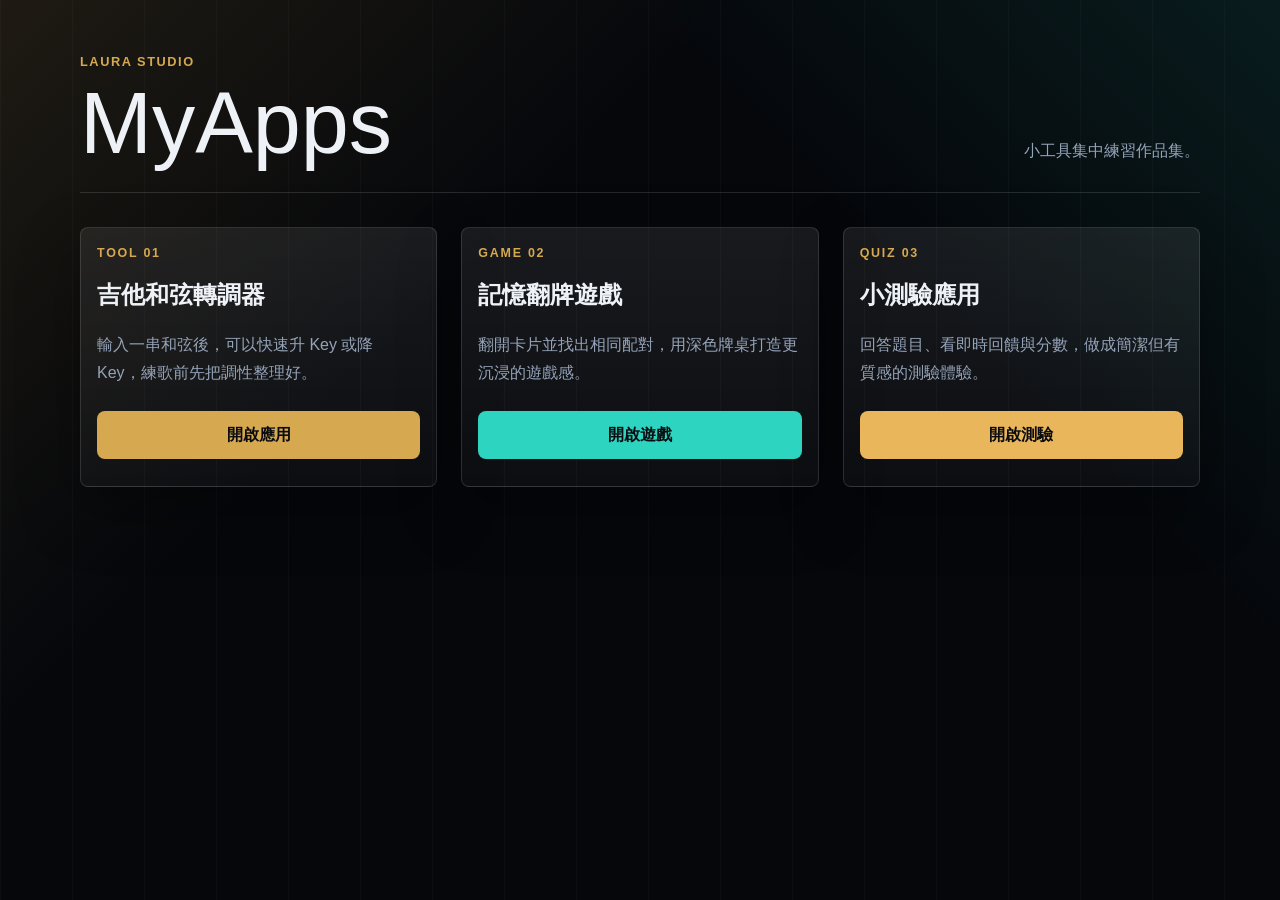
<file: index.html>
﻿<!DOCTYPE html>
<html lang="zh-TW">
<head>
  <meta charset="UTF-8">
  <meta name="viewport" content="width=device-width, initial-scale=1.0">
  <title>Laura 的 MyApps 應用清單</title>
  <link href="https://cdn.jsdelivr.net/npm/bootstrap@5.3.0/dist/css/bootstrap.min.css" rel="stylesheet">
  <style>
    :root {
      --bg: #05070b;
      --panel: #101722;
      --panel-2: #151f2c;
      --line: rgba(226, 232, 240, 0.14);
      --text: #eef2f7;
      --muted: #95a3b8;
      --gold: #d6a84f;
      --teal: #2dd4bf;
      --rose: #f87171;
    }

    * {
      box-sizing: border-box;
    }

    body {
      min-height: 100vh;
      margin: 0;
      background:
        linear-gradient(135deg, rgba(214, 168, 79, 0.12), transparent 34%),
        linear-gradient(225deg, rgba(45, 212, 191, 0.10), transparent 30%),
        repeating-linear-gradient(90deg, rgba(255,255,255,0.026) 0 1px, transparent 1px 72px),
        #05070b;
      color: var(--text);
      font-family: "Segoe UI", "Microsoft JhengHei", Arial, sans-serif;
    }

    .site-shell {
      width: min(100% - 32px, 1120px);
      margin: 0 auto;
      padding: 52px 0;
    }

    .hero {
      display: flex;
      align-items: end;
      justify-content: space-between;
      gap: 28px;
      margin-bottom: 34px;
      border-bottom: 1px solid var(--line);
      padding-bottom: 26px;
    }

    .eyebrow {
      margin: 0 0 10px;
      color: var(--gold);
      font-size: 0.8rem;
      font-weight: 900;
      letter-spacing: 0.12em;
      text-transform: uppercase;
    }

    h1 {
      margin: 0;
      font-size: clamp(2.4rem, 8vw, 5.4rem);
      line-height: 0.98;
      letter-spacing: 0;
    }

    .hero-copy {
      max-width: 360px;
      color: var(--muted);
      line-height: 1.8;
      margin: 0;
    }

    .app-card {
      position: relative;
      min-height: 260px;
      overflow: hidden;
      background: linear-gradient(180deg, rgba(255,255,255,0.08), rgba(255,255,255,0.03));
      border: 1px solid var(--line);
      border-radius: 8px;
      box-shadow: 0 24px 60px rgba(0, 0, 0, 0.34);
      transition: transform 0.24s ease, border-color 0.24s ease, box-shadow 0.24s ease;
    }

    .app-card::before {
      content: "";
      position: absolute;
      inset: 0;
      background: linear-gradient(135deg, rgba(214, 168, 79, 0.18), transparent 42%);
      opacity: 0;
      transition: opacity 0.24s ease;
    }

    .app-card:hover {
      transform: translateY(-8px);
      border-color: rgba(214, 168, 79, 0.55);
      box-shadow: 0 30px 76px rgba(0, 0, 0, 0.46);
    }

    .app-card:hover::before {
      opacity: 1;
    }

    .card-body {
      position: relative;
      z-index: 1;
    }

    .app-number {
      color: var(--gold);
      font-size: 0.78rem;
      font-weight: 900;
      letter-spacing: 0.14em;
      text-transform: uppercase;
    }

    .card-title {
      color: var(--text);
      margin-top: 18px;
      margin-bottom: 14px;
    }

    .card-text {
      color: var(--muted) !important;
      line-height: 1.75;
    }

    .launch-btn {
      border: 1px solid rgba(214, 168, 79, 0.46);
      background: #d6a84f;
      color: #0a0c10;
      border-radius: 8px;
      padding: 11px 16px;
      font-weight: 900;
      text-decoration: none;
      text-align: center;
      transition: transform 0.2s ease, background 0.2s ease;
    }

    .launch-btn:hover {
      background: #f0c86b;
      color: #05070b;
      transform: translateY(-1px);
    }

    .launch-btn.secondary {
      background: #2dd4bf;
      border-color: rgba(45, 212, 191, 0.48);
    }

    .launch-btn.tertiary {
      background: #eab65b;
      border-color: rgba(234, 182, 91, 0.48);
    }

    @media (max-width: 760px) {
      .site-shell {
        width: min(100% - 22px, 1120px);
        padding: 34px 0;
      }

      .hero {
        align-items: start;
        flex-direction: column;
      }
    }
  </style>
</head>
<body>
  <main class="site-shell">
    <section class="hero">
      <div>
        <p class="eyebrow">Laura Studio</p>
        <h1>MyApps</h1>
      </div>
      <p class="hero-copy">小工具集中練習作品集。</p>
    </section>

    <div class="row g-4">
      <div class="col-md-4">
        <article class="app-card h-100 p-3">
          <div class="card-body d-flex flex-column">
            <span class="app-number">Tool 01</span>
            <h2 class="h4 card-title fw-bold">吉他和弦轉調器</h2>
            <p class="card-text mt-2 mb-4">輸入一串和弦後，可以快速升 Key 或降 Key，練歌前先把調性整理好。</p>
            <a href="./chord-transposer/index.html" class="launch-btn mt-auto">開啟應用</a>
          </div>
        </article>
      </div>

      <div class="col-md-4">
        <article class="app-card h-100 p-3">
          <div class="card-body d-flex flex-column">
            <span class="app-number">Game 02</span>
            <h2 class="h4 card-title fw-bold">記憶翻牌遊戲</h2>
            <p class="card-text mt-2 mb-4">翻開卡片並找出相同配對，用深色牌桌打造更沉浸的遊戲感。</p>
            <a href="./memory-game/index.html" class="launch-btn secondary mt-auto">開啟遊戲</a>
          </div>
        </article>
      </div>

      <div class="col-md-4">
        <article class="app-card h-100 p-3">
          <div class="card-body d-flex flex-column">
            <span class="app-number">Quiz 03</span>
            <h2 class="h4 card-title fw-bold">小測驗應用</h2>
            <p class="card-text mt-2 mb-4">回答題目、看即時回饋與分數，做成簡潔但有質感的測驗體驗。</p>
            <a href="./quiz-app/index.html" class="launch-btn tertiary mt-auto">開啟測驗</a>
          </div>
        </article>
      </div>
    </div>
  </main>
</body>
</html>
</file>
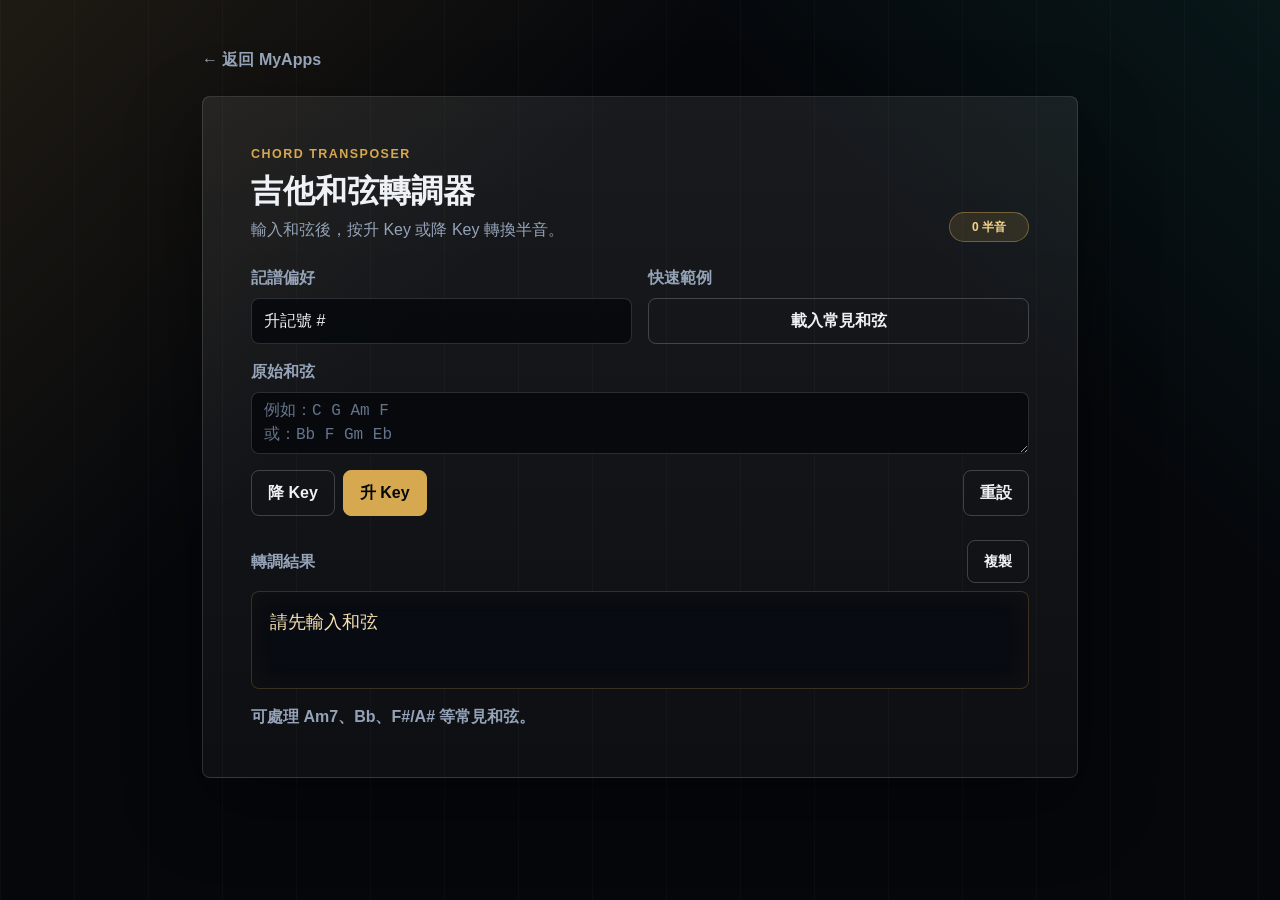
<file: chord-transposer/index.html>
﻿<!DOCTYPE html>
<html lang="zh-TW">
<head>
  <meta charset="UTF-8">
  <meta name="viewport" content="width=device-width, initial-scale=1.0">
  <title>吉他和弦轉調器</title>
  <link href="https://cdn.jsdelivr.net/npm/bootstrap@5.3.0/dist/css/bootstrap.min.css" rel="stylesheet">
  <style>
    :root {
      --bg: #05070b;
      --panel: #101722;
      --line: rgba(226, 232, 240, 0.14);
      --text: #eef2f7;
      --muted: #95a3b8;
      --gold: #d6a84f;
      --teal: #2dd4bf;
    }

    * {
      box-sizing: border-box;
    }

    body {
      min-height: 100vh;
      background:
        linear-gradient(135deg, rgba(214, 168, 79, 0.12), transparent 34%),
        linear-gradient(225deg, rgba(45, 212, 191, 0.08), transparent 28%),
        repeating-linear-gradient(90deg, rgba(255,255,255,0.024) 0 1px, transparent 1px 74px),
        var(--bg);
      color: var(--text);
      font-family: "Segoe UI", "Microsoft JhengHei", Arial, sans-serif;
    }

    .app-shell {
      max-width: 900px;
    }

    .back-link {
      color: var(--muted);
      font-weight: 800;
      text-decoration: none;
    }

    .back-link:hover {
      color: var(--gold);
    }

    .tool-panel {
      background: linear-gradient(180deg, rgba(255,255,255,0.08), rgba(255,255,255,0.035));
      border: 1px solid var(--line);
      border-radius: 8px;
      box-shadow: 0 28px 76px rgba(0, 0, 0, 0.42);
    }

    h1 {
      color: var(--text);
      letter-spacing: 0;
    }

    .subtle-text,
    .form-label {
      color: var(--muted);
    }

    .form-select { background: rgba(5, 7, 11, 0.78); border: 1px solid rgba(226, 232, 240, 0.16); border-radius: 8px; color: var(--text); padding: 10px 12px; } .form-select:focus { border-color: rgba(214, 168, 79, 0.72); box-shadow: 0 0 0 0.22rem rgba(214, 168, 79, 0.14); } .analysis-text { color: var(--muted); font-weight: 700; } .form-control {
      min-height: 190px;
      resize: vertical;
      background: rgba(5, 7, 11, 0.78);
      border: 1px solid rgba(226, 232, 240, 0.16);
      border-radius: 8px;
      color: var(--text);
      font-family: Consolas, "Courier New", monospace;
      box-shadow: inset 0 0 0 1px rgba(0, 0, 0, 0.18);
    }

    .form-control:focus {
      background: rgba(7, 10, 16, 0.92);
      border-color: rgba(214, 168, 79, 0.72);
      color: var(--text);
      box-shadow: 0 0 0 0.22rem rgba(214, 168, 79, 0.14);
    }

    .form-control::placeholder {
      color: #65748a;
    }

    .result-box {
      min-height: 98px;
      background: #080b11;
      color: #f7e3b2;
      border: 1px solid rgba(214, 168, 79, 0.24);
      border-radius: 8px;
      padding: 18px;
      white-space: pre-wrap;
      font-family: Consolas, "Courier New", monospace;
      font-size: 1.12rem;
      box-shadow: inset 0 0 28px rgba(214, 168, 79, 0.05);
    }

    .step-badge {
      min-width: 5rem;
      background: rgba(214, 168, 79, 0.14) !important;
      border: 1px solid rgba(214, 168, 79, 0.42) !important;
      color: #f5d48a !important;
      border-radius: 999px;
    }

    .btn {
      border-radius: 8px;
      font-weight: 900;
      padding: 10px 16px;
    }

    .btn-primary {
      background: var(--gold);
      border-color: var(--gold);
      color: #05070b;
    }

    .btn-primary:hover {
      background: #efc66a;
      border-color: #efc66a;
      color: #05070b;
    }

    .btn-outline-primary,
    .btn-outline-secondary {
      border-color: rgba(226, 232, 240, 0.22);
      color: var(--text);
    }

    .btn-outline-primary:hover,
    .btn-outline-secondary:hover {
      background: rgba(45, 212, 191, 0.14);
      border-color: rgba(45, 212, 191, 0.55);
      color: var(--text);
    }
  </style>
</head>
<body>
  <main class="container py-5 app-shell">
    <div class="mb-4">
      <a class="back-link" href="../index.html">← 返回 MyApps</a>
    </div>

    <section class="tool-panel p-4 p-md-5">
      <div class="d-flex flex-column flex-md-row align-items-md-end justify-content-between gap-3 mb-4">
        <div>
          <p class="mb-2 fw-bold text-uppercase" style="color: var(--gold); letter-spacing: .12em; font-size: .78rem;">Chord Transposer</p>
          <h1 class="h2 fw-bold mb-2">吉他和弦轉調器</h1>
          <p class="subtle-text mb-0">輸入和弦後，按升 Key 或降 Key 轉換半音。</p>
        </div>
        <span id="stepDisplay" class="badge step-badge py-2">0 半音</span>
      </div>

      <div class="row g-3 mb-3"><div class="col-md-6"><label for="accidentalMode" class="form-label fw-semibold">記譜偏好</label><select id="accidentalMode" class="form-select"><option value="sharp">升記號 #</option><option value="flat">降記號 b</option></select></div><div class="col-md-6"><label class="form-label fw-semibold">快速範例</label><button id="btnExample" type="button" class="btn btn-outline-secondary w-100">載入常見和弦</button></div></div><div class="mb-3"><label for="chordInput" class="form-label fw-semibold">原始和弦</label>
        <textarea id="chordInput" class="form-control" placeholder="例如：C G Am F&#10;或：Bb F Gm Eb"></textarea>
      </div>

      <div class="d-flex flex-wrap gap-2 mb-4">
        <button id="btnDown" type="button" class="btn btn-outline-primary">降 Key</button>
        <button id="btnUp" type="button" class="btn btn-primary">升 Key</button>
        <button id="btnReset" type="button" class="btn btn-outline-secondary ms-md-auto">重設</button>
      </div>

      <div>
        <div class="d-flex align-items-center justify-content-between gap-3 mb-2">
          <label class="form-label fw-semibold mb-0">轉調結果</label>
          <button id="btnCopy" type="button" class="btn btn-sm btn-outline-secondary">複製</button>
        </div>
        <div id="resultDisplay" class="result-box">請先輸入和弦</div><p id="analysisText" class="analysis-text mt-3 mb-0">可處理 Am7、Bb、F#/A# 等常見和弦。</p>
      </div>
    </section>
  </main>

  <script src="script.js"></script>
</body>
</html>
</file>
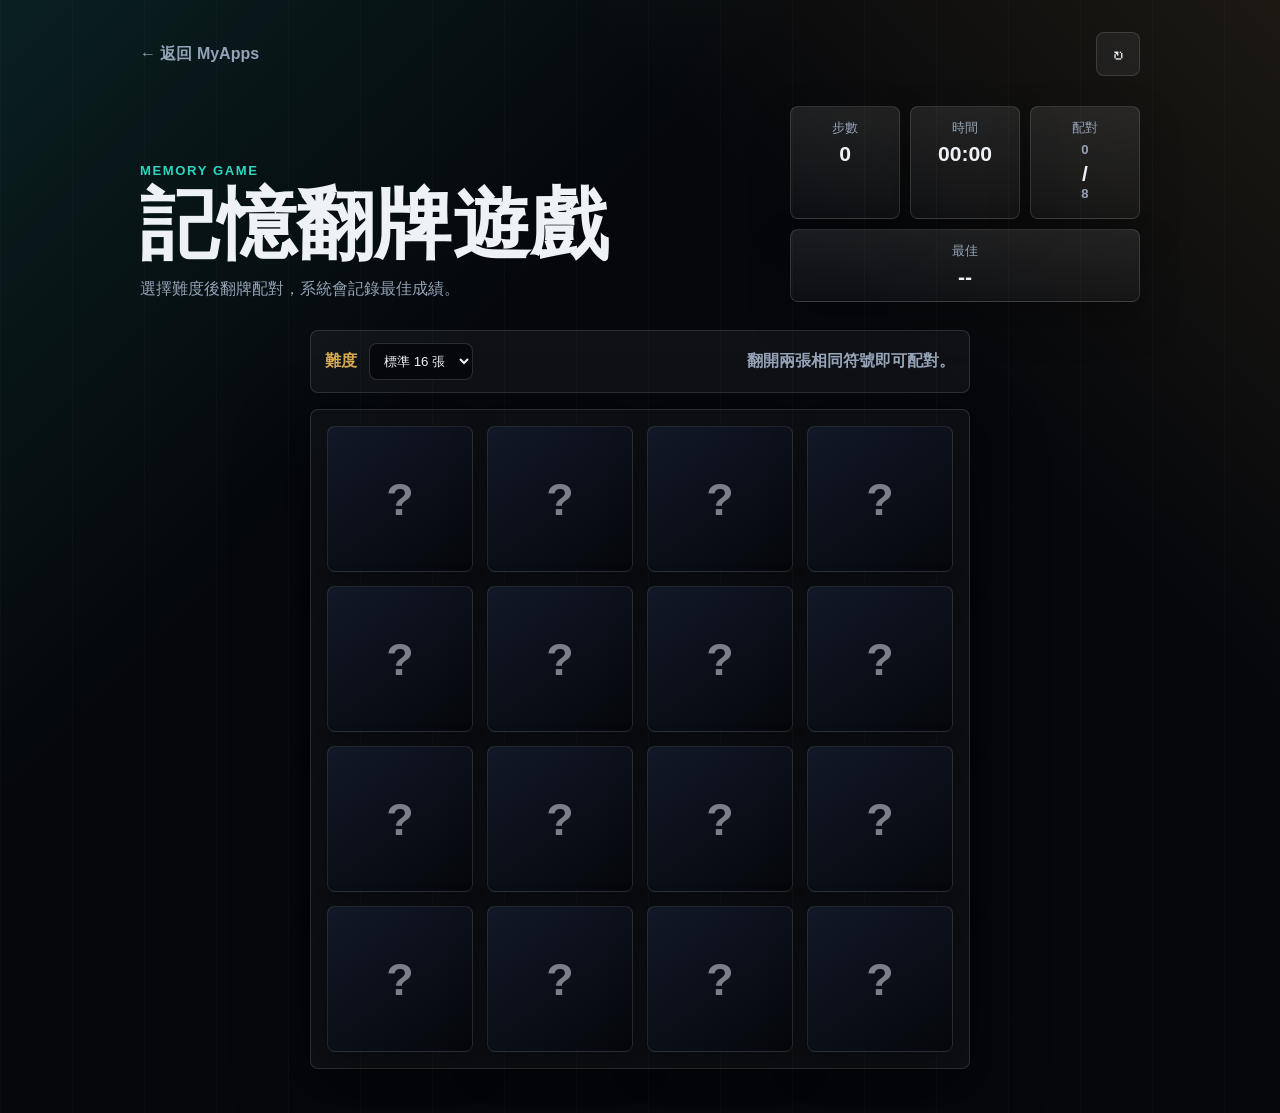
<file: memory-game/index.html>
﻿<!DOCTYPE html>
<html lang="zh-TW">
<head>
  <meta charset="UTF-8">
  <meta name="viewport" content="width=device-width, initial-scale=1.0">
  <title>記憶翻牌遊戲</title>
  <link rel="stylesheet" href="style.css">
</head>
<body>
  <main class="game-page">
    <nav class="top-bar" aria-label="頁面導覽">
      <a href="../index.html" class="back-link">← 返回 MyApps</a>
      <button id="restartBtn" class="icon-button" type="button" aria-label="重新開始" title="重新開始">↻</button>
    </nav>
    <section class="game-header">
      <div>
        <p class="eyebrow">Memory Game</p>
        <h1>記憶翻牌遊戲</h1>
        <p class="intro-text">選擇難度後翻牌配對，系統會記錄最佳成績。</p>
      </div>
      <div class="score-grid" aria-label="遊戲狀態">
        <div class="score-item"><span>步數</span><strong id="moveCount">0</strong></div>
        <div class="score-item"><span>時間</span><strong id="timer">00:00</strong></div>
        <div class="score-item"><span>配對</span><strong><span id="matchCount">0</span>/<span id="totalPairs">8</span></strong></div>
        <div class="score-item wide"><span>最佳</span><strong id="bestScore">--</strong></div>
      </div>
    </section>
    <section class="control-panel" aria-label="遊戲控制">
      <label for="difficultySelect">難度</label>
      <select id="difficultySelect">
        <option value="6">入門 12 張</option>
        <option value="8" selected>標準 16 張</option>
        <option value="10">挑戰 20 張</option>
      </select>
      <p id="hintText">翻開兩張相同符號即可配對。</p>
    </section>
    <section id="gameBoard" class="game-board" aria-label="翻牌遊戲棋盤"></section>
    <section id="winPanel" class="win-panel" hidden>
      <div class="win-dialog" role="dialog" aria-labelledby="winTitle" aria-modal="true">
        <h2 id="winTitle">完成配對！</h2>
        <p id="winSummary"></p>
        <button id="playAgainBtn" type="button">再玩一次</button>
      </div>
    </section>
  </main>
  <script src="script.js"></script>
</body>
</html>
</file>
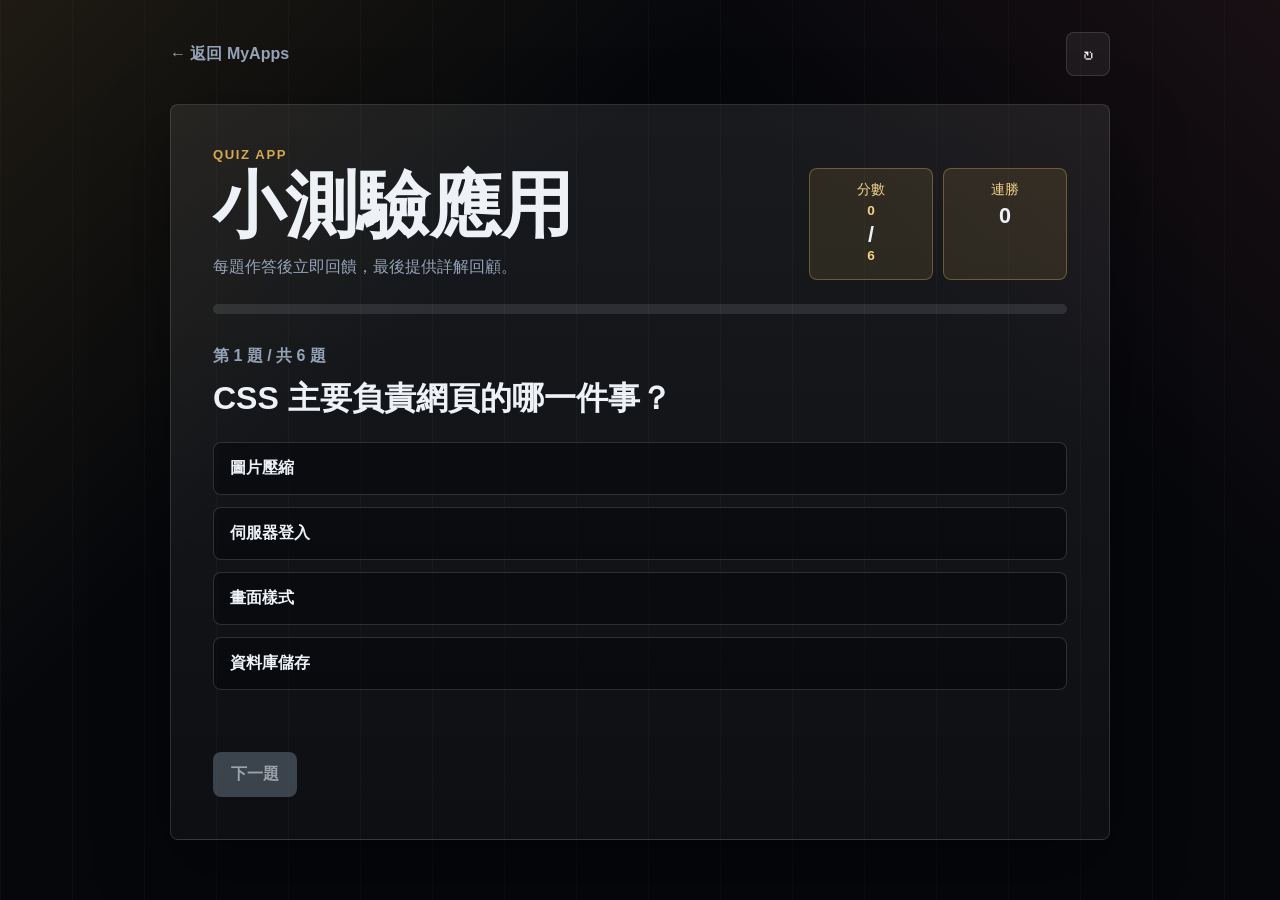
<file: quiz-app/index.html>
﻿<!DOCTYPE html>
<html lang="zh-TW">
<head>
  <meta charset="UTF-8">
  <meta name="viewport" content="width=device-width, initial-scale=1.0">
  <title>小測驗應用</title>
  <link rel="stylesheet" href="style.css">
</head>
<body>
  <main class="quiz-page">
    <nav class="top-bar" aria-label="頁面導覽">
      <a href="../index.html" class="back-link">← 返回 MyApps</a>
      <button id="restartBtn" class="icon-button" type="button" aria-label="重新開始" title="重新開始">↻</button>
    </nav>
    <section class="quiz-shell">
      <header class="quiz-header">
        <div>
          <p class="eyebrow">Quiz App</p>
          <h1>小測驗應用</h1>
          <p class="intro-text">每題作答後立即回饋，最後提供詳解回顧。</p>
        </div>
        <div class="score-row">
          <div class="score-box"><span>分數</span><strong><span id="scoreText">0</span>/<span id="totalText">0</span></strong></div>
          <div class="score-box"><span>連勝</span><strong id="streakText">0</strong></div>
        </div>
      </header>
      <div class="progress-wrap" aria-label="答題進度"><div id="progressBar" class="progress-bar"></div></div>
      <section id="questionPanel" class="question-panel">
        <p id="questionCount" class="question-count">第 1 題</p>
        <h2 id="questionText">題目載入中</h2>
        <div id="answerList" class="answer-list"></div>
        <p id="feedbackText" class="feedback-text" aria-live="polite"></p>
        <button id="nextBtn" class="next-button" type="button" disabled>下一題</button>
      </section>
      <section id="resultPanel" class="result-panel" hidden>
        <p class="eyebrow">Result</p>
        <h2 id="resultTitle">測驗完成</h2>
        <p id="resultSummary"></p>
        <div id="reviewList" class="review-list"></div>
        <button id="tryAgainBtn" type="button">再測一次</button>
      </section>
    </section>
  </main>
  <script src="script.js"></script>
</body>
</html>
</file>
<file: memory-game/style.css>
﻿:root {
  --bg: #05070b;
  --panel: #101722;
  --panel-2: #151f2c;
  --line: rgba(226, 232, 240, 0.14);
  --text: #eef2f7;
  --muted: #95a3b8;
  --gold: #d6a84f;
  --teal: #2dd4bf;
}

* {
  box-sizing: border-box;
}

body {
  margin: 0;
  min-height: 100vh;
  background:
    linear-gradient(135deg, rgba(45, 212, 191, 0.12), transparent 34%),
    linear-gradient(225deg, rgba(214, 168, 79, 0.11), transparent 30%),
    repeating-linear-gradient(90deg, rgba(255,255,255,0.024) 0 1px, transparent 1px 72px),
    var(--bg);
  color: var(--text);
  font-family: "Segoe UI", "Microsoft JhengHei", Arial, sans-serif;
}

button,
a {
  font: inherit;
}

.game-page {
  width: min(100% - 32px, 1000px);
  margin: 0 auto;
  padding: 32px 0 44px;
}

.top-bar {
  display: flex;
  align-items: center;
  justify-content: space-between;
  gap: 16px;
  margin-bottom: 30px;
}

.back-link {
  color: var(--muted);
  text-decoration: none;
  font-weight: 800;
}

.back-link:hover {
  color: var(--gold);
}

.icon-button {
  width: 44px;
  height: 44px;
  border: 1px solid var(--line);
  border-radius: 8px;
  background: rgba(255, 255, 255, 0.06);
  color: var(--text);
  cursor: pointer;
  font-size: 1.35rem;
  line-height: 1;
  transition: transform 0.18s ease, border-color 0.18s ease, background 0.18s ease;
}

.icon-button:hover {
  transform: translateY(-1px);
  background: rgba(214, 168, 79, 0.13);
  border-color: rgba(214, 168, 79, 0.58);
}

.game-header {
  display: flex;
  align-items: end;
  justify-content: space-between;
  gap: 24px;
  margin-bottom: 28px;
}

.eyebrow {
  margin: 0 0 8px;
  color: var(--teal);
  font-size: 0.82rem;
  font-weight: 900;
  letter-spacing: 0.12em;
  text-transform: uppercase;
}

h1 {
  margin: 0;
  font-size: clamp(2.35rem, 7vw, 4.9rem);
  line-height: 0.98;
  letter-spacing: 0;
}

.score-grid {
  display: grid;
  grid-template-columns: repeat(3, minmax(90px, 1fr));
  gap: 10px;
  min-width: min(100%, 350px);
}
.score-item.wide { grid-column: span 3; } .intro-text { color: var(--muted); margin: 12px 0 0; line-height: 1.7; } .control-panel { display: flex; align-items: center; gap: 12px; width: min(100%, 660px); margin: 0 auto 16px; padding: 12px 14px; border: 1px solid var(--line); border-radius: 8px; background: rgba(255,255,255,0.045); } .control-panel label { color: var(--gold); font-weight: 900; } .control-panel select { background: rgba(5,7,11,.85); border: 1px solid rgba(226,232,240,.16); color: var(--text); border-radius: 8px; padding: 9px 10px; } .control-panel p { color: var(--muted); margin: 0 0 0 auto; font-weight: 700; } @media (max-width: 560px) { .control-panel { align-items: stretch; flex-direction: column; } .control-panel p { margin-left: 0; } .game-board { grid-template-columns: repeat(4, minmax(0, 1fr)); } } 
.score-item {
  background: linear-gradient(180deg, rgba(255,255,255,0.09), rgba(255,255,255,0.035));
  border: 1px solid var(--line);
  border-radius: 8px;
  padding: 12px 14px;
  text-align: center;
  box-shadow: 0 18px 42px rgba(0, 0, 0, 0.26);
}

.score-item span {
  display: block;
  color: var(--muted);
  font-size: 0.82rem;
  margin-bottom: 5px;
}

.score-item strong {
  color: var(--text);
  font-size: 1.32rem;
}

.game-board {
  display: grid;
  grid-template-columns: repeat(var(--cols, 4), minmax(58px, 1fr));
  gap: 14px;
  width: min(100%, 660px);
  margin: 0 auto;
  padding: 16px;
  border: 1px solid var(--line);
  border-radius: 8px;
  background: rgba(255, 255, 255, 0.035);
  box-shadow: 0 26px 76px rgba(0, 0, 0, 0.36);
}

.card-button {
  position: relative;
  aspect-ratio: 1;
  border: 0;
  padding: 0;
  background: transparent;
  cursor: pointer;
  perspective: 900px;
}

.card-button:disabled {
  cursor: default;
}

.card-inner {
  position: absolute;
  inset: 0;
  transform-style: preserve-3d;
  transition: transform 0.42s ease;
}

.card-button.is-flipped .card-inner,
.card-button.is-matched .card-inner {
  transform: rotateY(180deg);
}

.card-face {
  position: absolute;
  inset: 0;
  display: grid;
  place-items: center;
  border-radius: 8px;
  backface-visibility: hidden;
  box-shadow: 0 16px 36px rgba(0, 0, 0, 0.34);
}

.card-back {
  background: linear-gradient(145deg, #111827, #05070b);
  color: rgba(238, 242, 247, 0.5);
  border: 1px solid rgba(226, 232, 240, 0.12);
  font-size: clamp(1.6rem, 7vw, 2.8rem);
  font-weight: 900;
}

.card-front {
  background: linear-gradient(145deg, #f5d48a, #2dd4bf);
  border: 1px solid rgba(255, 255, 255, 0.28);
  color: #05070b;
  transform: rotateY(180deg);
  font-size: clamp(2rem, 9vw, 3.4rem);
  font-weight: 900;
}

.card-button.is-matched .card-front {
  background: linear-gradient(145deg, #2dd4bf, #a7f3d0);
}

.win-panel {
  position: fixed;
  inset: 0;
  display: grid;
  place-items: center;
  padding: 24px;
  background: rgba(2, 6, 12, 0.72);
  backdrop-filter: blur(8px);
}

.win-panel[hidden] {
  display: none;
}

.win-dialog {
  width: min(100%, 430px);
  background: linear-gradient(180deg, #151f2c, #0b1018);
  border: 1px solid rgba(214, 168, 79, 0.36);
  border-radius: 8px;
  padding: 30px;
  text-align: center;
  box-shadow: 0 28px 90px rgba(0, 0, 0, 0.55);
}

.win-dialog h2 {
  margin: 0 0 10px;
  color: var(--text);
  font-size: 2rem;
}

.win-dialog p {
  margin: 0 0 22px;
  color: var(--muted);
}

.win-dialog button {
  border: 0;
  border-radius: 8px;
  background: var(--gold);
  color: #05070b;
  padding: 11px 18px;
  cursor: pointer;
  font-weight: 900;
}

.win-dialog button:hover {
  background: #efc66a;
}

@media (max-width: 720px) {
  .game-header {
    align-items: stretch;
    flex-direction: column;
  }

  .score-grid {
    width: 100%;
  }
.score-item.wide { grid-column: span 3; } .intro-text { color: var(--muted); margin: 12px 0 0; line-height: 1.7; } .control-panel { display: flex; align-items: center; gap: 12px; width: min(100%, 660px); margin: 0 auto 16px; padding: 12px 14px; border: 1px solid var(--line); border-radius: 8px; background: rgba(255,255,255,0.045); } .control-panel label { color: var(--gold); font-weight: 900; } .control-panel select { background: rgba(5,7,11,.85); border: 1px solid rgba(226,232,240,.16); color: var(--text); border-radius: 8px; padding: 9px 10px; } .control-panel p { color: var(--muted); margin: 0 0 0 auto; font-weight: 700; } @media (max-width: 560px) { .control-panel { align-items: stretch; flex-direction: column; } .control-panel p { margin-left: 0; } .game-board { grid-template-columns: repeat(4, minmax(0, 1fr)); } } 
  .game-board {
    gap: 10px;
    padding: 10px;
  }
}

@media (max-width: 420px) {
  .game-page {
    width: min(100% - 20px, 1000px);
    padding-top: 20px;
  }

  .score-grid {
    grid-template-columns: repeat(3, 1fr);
    gap: 8px;
  }
.score-item.wide { grid-column: span 3; } .intro-text { color: var(--muted); margin: 12px 0 0; line-height: 1.7; } .control-panel { display: flex; align-items: center; gap: 12px; width: min(100%, 660px); margin: 0 auto 16px; padding: 12px 14px; border: 1px solid var(--line); border-radius: 8px; background: rgba(255,255,255,0.045); } .control-panel label { color: var(--gold); font-weight: 900; } .control-panel select { background: rgba(5,7,11,.85); border: 1px solid rgba(226,232,240,.16); color: var(--text); border-radius: 8px; padding: 9px 10px; } .control-panel p { color: var(--muted); margin: 0 0 0 auto; font-weight: 700; } @media (max-width: 560px) { .control-panel { align-items: stretch; flex-direction: column; } .control-panel p { margin-left: 0; } .game-board { grid-template-columns: repeat(4, minmax(0, 1fr)); } } 
  .score-item {
    padding: 8px 6px;
  }
}
</file>
<file: quiz-app/style.css>
﻿:root {
  --bg: #05070b;
  --panel: #101722;
  --line: rgba(226, 232, 240, 0.14);
  --text: #eef2f7;
  --muted: #95a3b8;
  --gold: #d6a84f;
  --teal: #2dd4bf;
  --danger: #f87171;
  --success: #34d399;
}

* {
  box-sizing: border-box;
}

body {
  margin: 0;
  min-height: 100vh;
  background:
    linear-gradient(135deg, rgba(214, 168, 79, 0.12), transparent 34%),
    linear-gradient(225deg, rgba(248, 113, 113, 0.08), transparent 30%),
    repeating-linear-gradient(90deg, rgba(255,255,255,0.024) 0 1px, transparent 1px 72px),
    var(--bg);
  color: var(--text);
  font-family: "Segoe UI", "Microsoft JhengHei", Arial, sans-serif;
}

button,
a {
  font: inherit;
}

.quiz-page {
  width: min(100% - 32px, 940px);
  margin: 0 auto;
  padding: 32px 0 48px;
}

.top-bar {
  display: flex;
  align-items: center;
  justify-content: space-between;
  gap: 16px;
  margin-bottom: 28px;
}

.back-link {
  color: var(--muted);
  text-decoration: none;
  font-weight: 800;
}

.back-link:hover {
  color: var(--gold);
}

.icon-button {
  width: 44px;
  height: 44px;
  border: 1px solid var(--line);
  border-radius: 8px;
  background: rgba(255, 255, 255, 0.06);
  color: var(--text);
  cursor: pointer;
  font-size: 1.35rem;
  line-height: 1;
  transition: transform 0.18s ease, border-color 0.18s ease, background 0.18s ease;
}

.icon-button:hover {
  transform: translateY(-1px);
  background: rgba(214, 168, 79, 0.13);
  border-color: rgba(214, 168, 79, 0.58);
}

.quiz-shell {
  background: linear-gradient(180deg, rgba(255,255,255,0.08), rgba(255,255,255,0.035));
  border: 1px solid var(--line);
  border-radius: 8px;
  box-shadow: 0 28px 76px rgba(0, 0, 0, 0.42);
  padding: clamp(22px, 5vw, 42px);
}

.quiz-header {
  display: flex;
  align-items: end;
  justify-content: space-between;
  gap: 20px;
  margin-bottom: 24px;
}

.eyebrow {
  margin: 0 0 8px;
  color: var(--gold);
  font-size: 0.82rem;
  font-weight: 900;
  letter-spacing: 0.12em;
  text-transform: uppercase;
}

h1,
h2,
p {
  margin-top: 0;
}

h1 {
  margin-bottom: 0;
  font-size: clamp(2.35rem, 7vw, 4.5rem);
  line-height: 0.98;
  letter-spacing: 0;
}

.score-row { display: flex; gap: 10px; } .intro-text { color: var(--muted); line-height: 1.7; margin: 12px 0 0; } .score-box {
  min-width: 124px;
  background: rgba(214, 168, 79, 0.12);
  border: 1px solid rgba(214, 168, 79, 0.38);
  border-radius: 8px;
  padding: 12px 16px;
  text-align: center;
}

.score-box span {
  display: block;
  color: #f3d18a;
  font-size: 0.85rem;
  margin-bottom: 4px;
}

.score-box strong {
  color: var(--text);
  font-size: 1.35rem;
}

.progress-wrap {
  height: 10px;
  background: rgba(226, 232, 240, 0.11);
  border-radius: 999px;
  overflow: hidden;
  margin-bottom: 32px;
}

.progress-bar {
  width: 0%;
  height: 100%;
  background: linear-gradient(90deg, var(--gold), var(--teal));
  transition: width 0.25s ease;
}

.question-panel[hidden],
.result-panel[hidden] {
  display: none;
}

.question-count {
  color: var(--muted);
  font-weight: 800;
  margin-bottom: 10px;
}

#questionText {
  margin-bottom: 22px;
  color: var(--text);
  font-size: clamp(1.35rem, 4vw, 2rem);
  line-height: 1.35;
}

.answer-list {
  display: grid;
  gap: 12px;
  margin-bottom: 18px;
}

.answer-button {
  width: 100%;
  border: 1px solid rgba(226, 232, 240, 0.16);
  border-radius: 8px;
  background: rgba(5, 7, 11, 0.54);
  color: var(--text);
  padding: 15px 16px;
  cursor: pointer;
  text-align: left;
  font-weight: 800;
  transition: background 0.18s ease, border-color 0.18s ease, transform 0.18s ease;
}

.answer-button:hover:not(:disabled) {
  transform: translateY(-1px);
  background: rgba(214, 168, 79, 0.12);
  border-color: rgba(214, 168, 79, 0.55);
}

.answer-button:disabled {
  cursor: default;
}

.answer-button.is-correct {
  background: rgba(52, 211, 153, 0.16);
  border-color: rgba(52, 211, 153, 0.72);
  color: #bbf7d0;
}

.answer-button.is-wrong {
  background: rgba(248, 113, 113, 0.16);
  border-color: rgba(248, 113, 113, 0.72);
  color: #fecaca;
}

.feedback-text {
  min-height: 28px;
  margin-bottom: 16px;
  color: var(--muted);
  font-weight: 800;
}

.next-button,
.result-panel button {
  border: 0;
  border-radius: 8px;
  background: var(--gold);
  color: #05070b;
  padding: 12px 18px;
  cursor: pointer;
  font-weight: 900;
}

.next-button:disabled {
  background: rgba(148, 163, 184, 0.34);
  color: rgba(238, 242, 247, 0.55);
  cursor: default;
}

.next-button:hover:not(:disabled),
.result-panel button:hover {
  background: #efc66a;
}

.result-panel {
  text-align: center;
  padding: 38px 0 14px;
}

.result-panel h2 {
  margin-bottom: 10px;
  color: var(--text);
  font-size: clamp(1.8rem, 5vw, 2.8rem);
}

.result-panel p:not(.eyebrow) {
  color: var(--muted);
  font-size: 1.08rem;
  margin-bottom: 24px;
}

@media (max-width: 640px) {
  .quiz-page {
    width: min(100% - 20px, 940px);
    padding-top: 20px;
  }

  .quiz-header {
    align-items: stretch;
    flex-direction: column;
  }

  .score-row { display: flex; gap: 10px; } .intro-text { color: var(--muted); line-height: 1.7; margin: 12px 0 0; } .score-box {
    width: 100%;
  }
}

.review-list { display: grid; gap: 10px; margin: 22px 0; text-align: left; } .review-item { border: 1px solid rgba(226,232,240,.14); border-radius: 8px; padding: 12px; background: rgba(5,7,11,.42); } .review-item.ok { border-color: rgba(52,211,153,.42); } .review-item.miss { border-color: rgba(248,113,113,.42); } .review-item strong { display: block; color: var(--text); margin-bottom: 6px; } .review-item p { margin: 0 0 6px; color: var(--muted); } .review-item small, .review-item span { display: block; color: #cbd5e1; line-height: 1.6; } @media (max-width: 640px) { .score-row { flex-direction: column; } }
</file>
